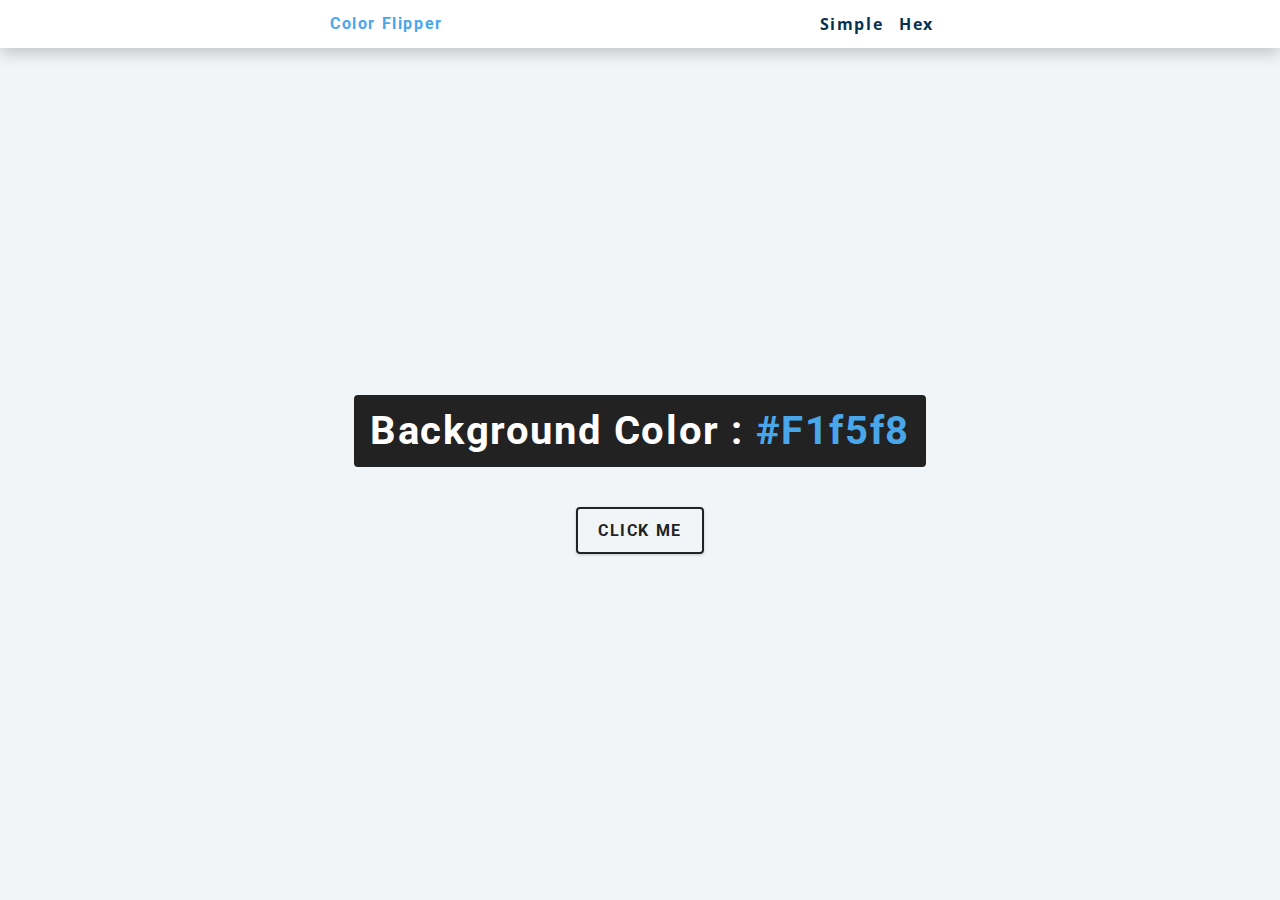
<file: 01-color-flipper/final/index.html>
<!DOCTYPE html>
<html lang="en">
  <head>
    <meta charset="UTF-8" />
    <meta name="viewport" content="width=device-width, initial-scale=1.0" />
    <title>Color Flipper || Simple</title>

    <!-- styles -->
    <link rel="stylesheet" href="styles.css" />
  </head>
  <body>
    <nav>
      <div class="nav-center">
        <h4>color flipper</h4>
        <ul class="nav-links">
          <li><a href="index.html">simple</a></li>
          <li><a href="hex.html">hex</a></li>
        </ul>
      </div>
    </nav>
    <main>
      <div class="container">
        <h2>background color : <span class="color">#f1f5f8</span></h2>
        <button class="btn btn-hero" id="btn">click me</button>
      </div>
    </main>
    <!-- javascript -->
    <script src="app.js"></script>
  </body>
</html>
</file>
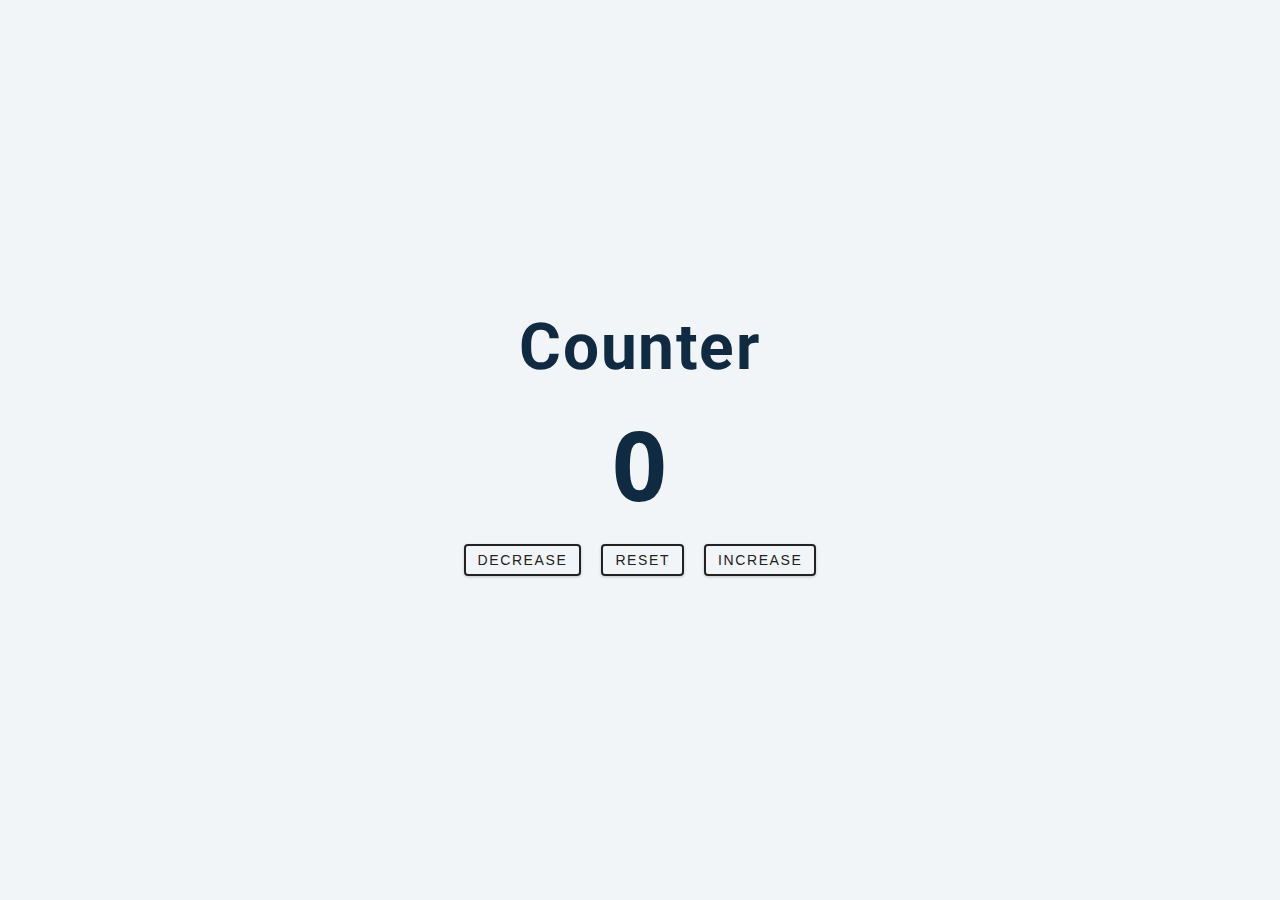
<file: 02-counter/final/index.html>
<!DOCTYPE html>
<html lang="en">
  <head>
    <meta charset="UTF-8" />
    <meta name="viewport" content="width=device-width, initial-scale=1.0" />
    <title>Counter</title>

    <!-- styles -->
    <link rel="stylesheet" href="styles.css" />
  </head>
  <body>
    <main>
      <div class="container">
        <h1>counter</h1>
        <span id="value">0</span>
        <div class="button-container">
          <button class="btn decrease">decrease</button>
          <button class="btn reset">reset</button>
          <button class="btn increase">increase</button>
        </div>
      </div>
    </main>
    <!-- javascript -->
    <script src="app.js"></script>
  </body>
</html>
</file>
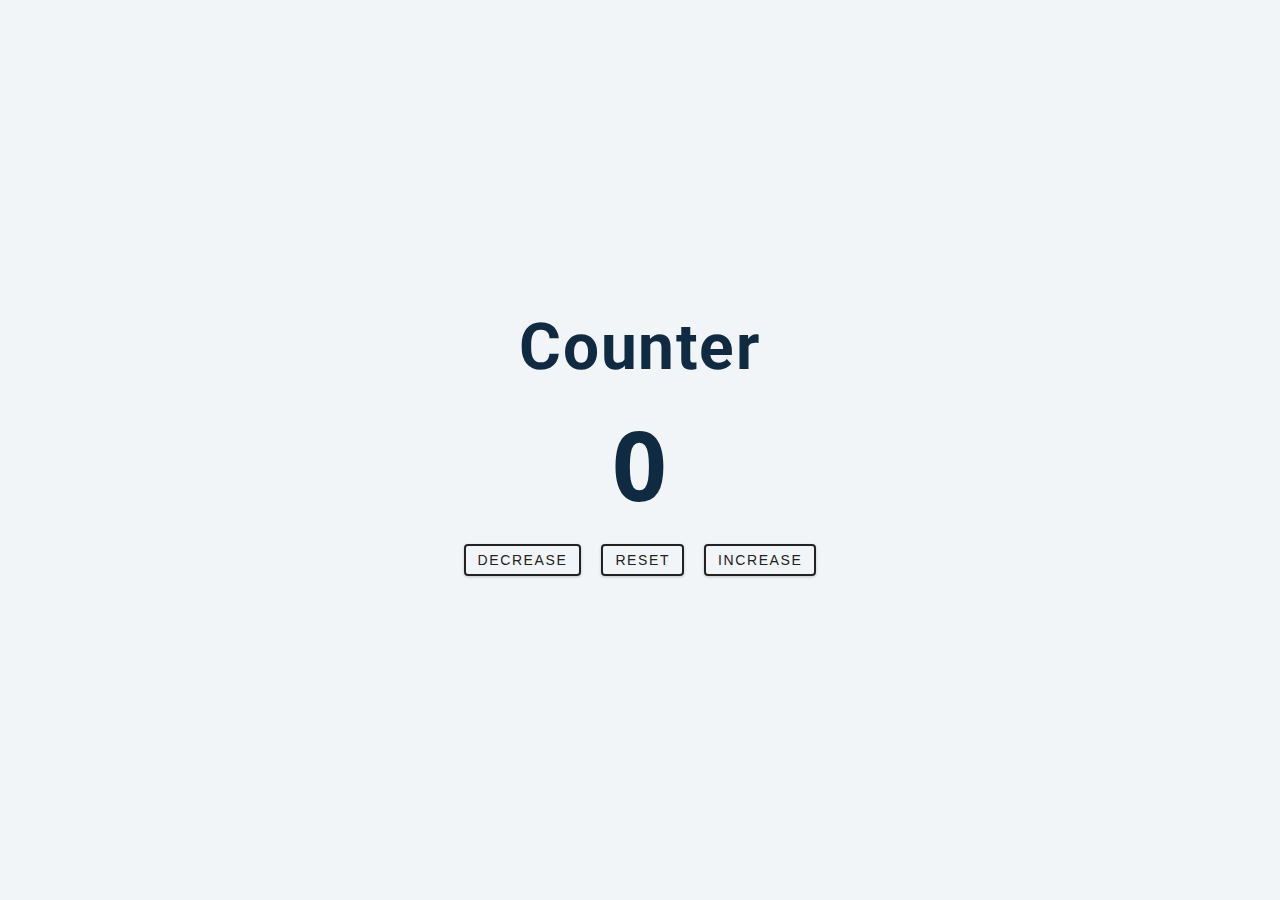
<file: 02-counter/setup/index.html>
<!DOCTYPE html>
<html lang="en">
  <head>
    <meta charset="UTF-8" />
    <meta name="viewport" content="width=device-width, initial-scale=1.0" />
    <title>Counter</title>

    <!-- styles -->
    <link rel="stylesheet" href="styles.css" />
  </head>
  <body>
    <main>
      <div class="container">
        <h1>counter</h1>
        <span id="value" class="value">0</span>
        <div class="button-container">
          <button class="btn decrease">decrease</button>
          <button class="btn reset">reset</button>
          <button class="btn increase">increase</button>
        </div>
      </div>
    </main>
    <!-- javascript -->
    <script src="app.js"></script>
  </body>
</html>
</file>
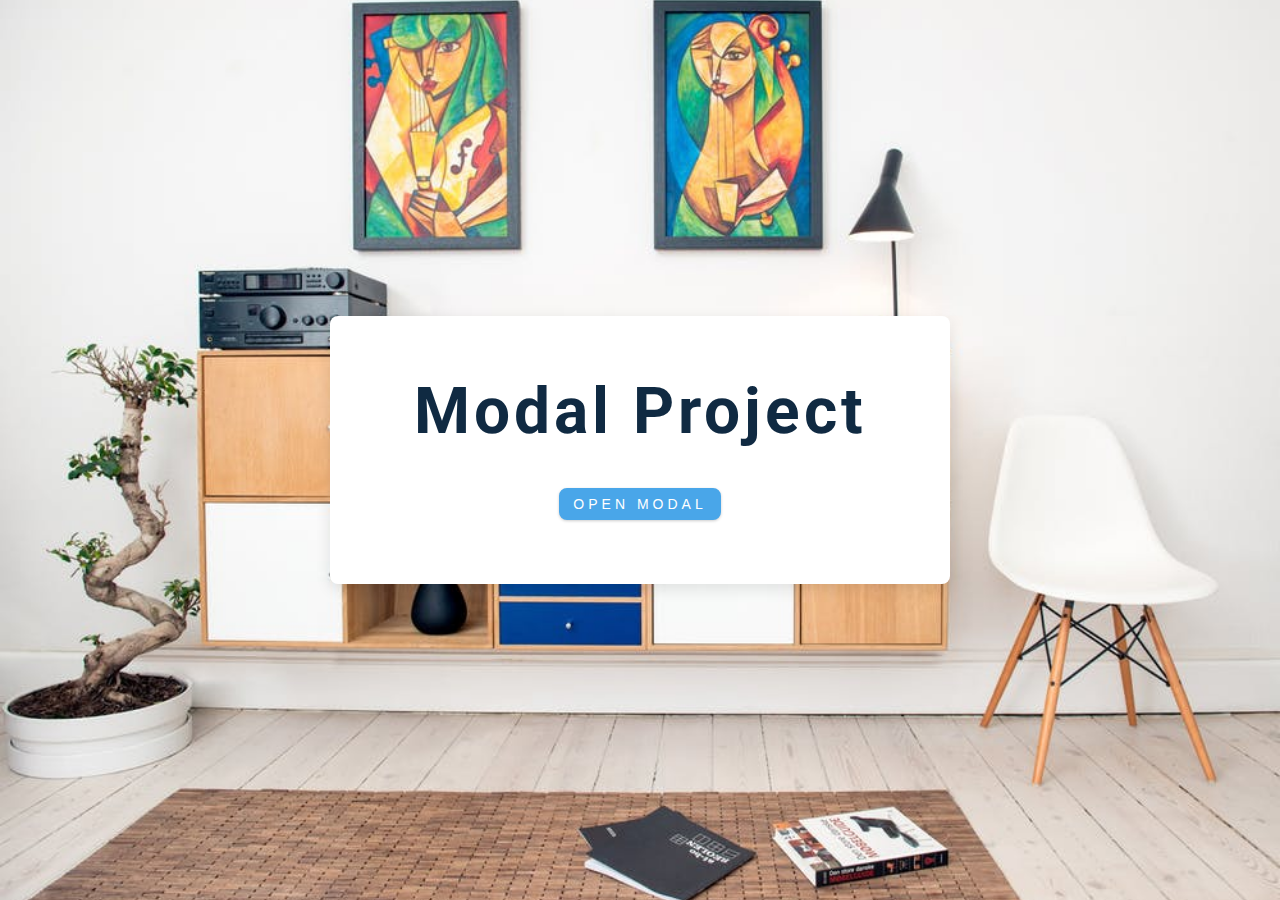
<file: 06-modal/final/index.html>
<!DOCTYPE html>
<html lang="en">
  <head>
    <meta charset="UTF-8" />
    <meta name="viewport" content="width=device-width, initial-scale=1.0" />
    <title>Modal</title>
    <!-- font-awesome -->
    <link
      rel="stylesheet"
      href="https://cdnjs.cloudflare.com/ajax/libs/font-awesome/5.14.0/css/all.min.css"
    />
    <!-- styles -->
    <link rel="stylesheet" href="styles.css" />
  </head>
  <body>
    <!-- hero -->
    <header class="hero">
      <div class="banner">
        <h1>modal project</h1>
        <button class="btn modal-btn">
          open modal
        </button>
      </div>
    </header>
    <!-- modal -->
    <div class="modal-overlay">
      <div class="modal-container">
        <h3>modal content</h3>
        <button class="close-btn"><i class="fas fa-times"></i></button>
      </div>
    </div>
    <!-- javascript -->
    <script src="app.js"></script>
  </body>
</html>
</file>
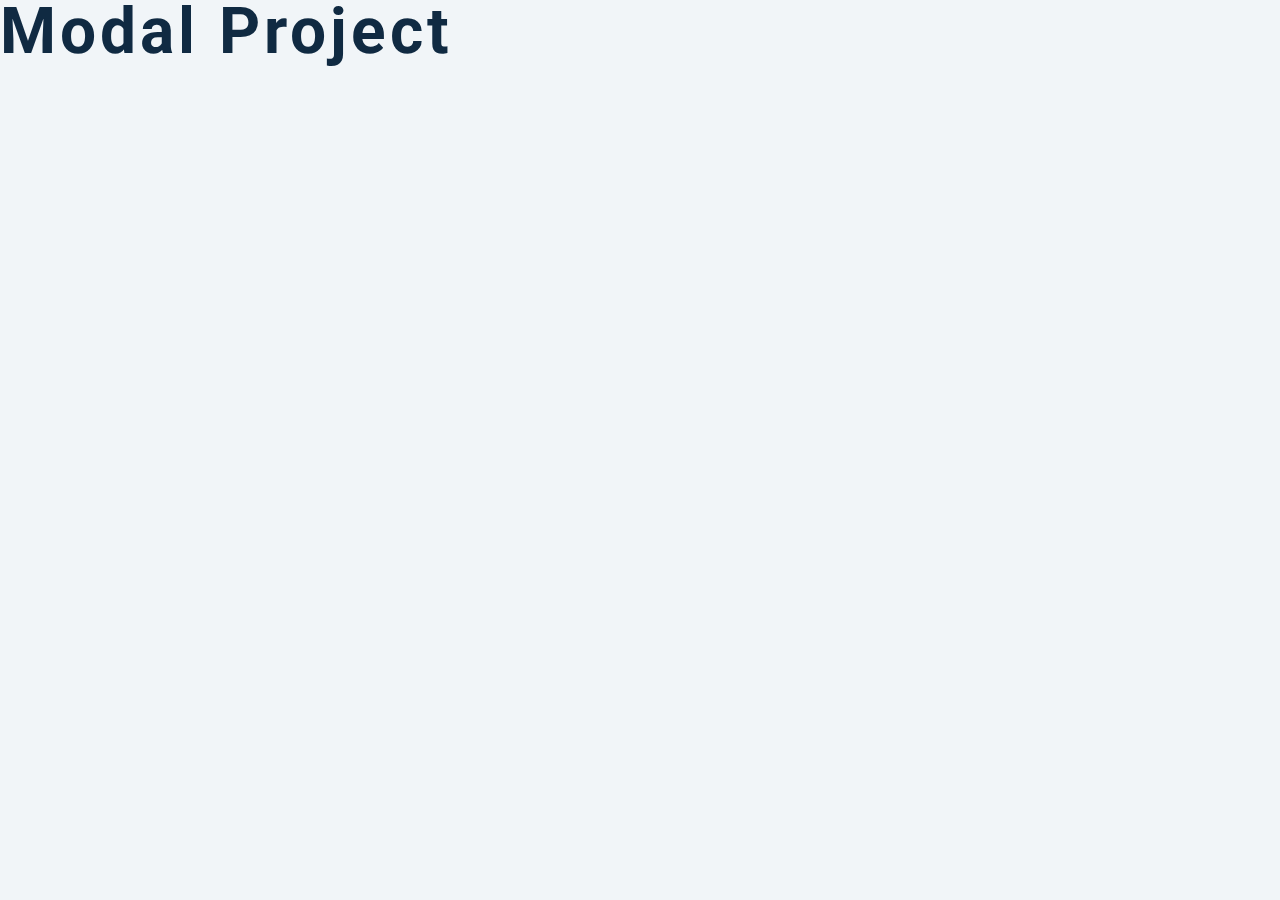
<file: 06-modal/setup/index.html>
<!DOCTYPE html>
<html lang="en">
  <head>
    <meta charset="UTF-8" />
    <meta name="viewport" content="width=device-width, initial-scale=1.0" />
    <title>Modal</title>
    <!-- font-awesome -->
    <link
      rel="stylesheet"
      href="https://cdnjs.cloudflare.com/ajax/libs/font-awesome/5.14.0/css/all.min.css"
    />
    <!-- styles -->
    <link rel="stylesheet" href="styles.css" />
  </head>
  <body>
    <h1>modal project</h1>
    <!-- javascript -->
    <script src="app.js"></script>
  </body>
</html>
</file>
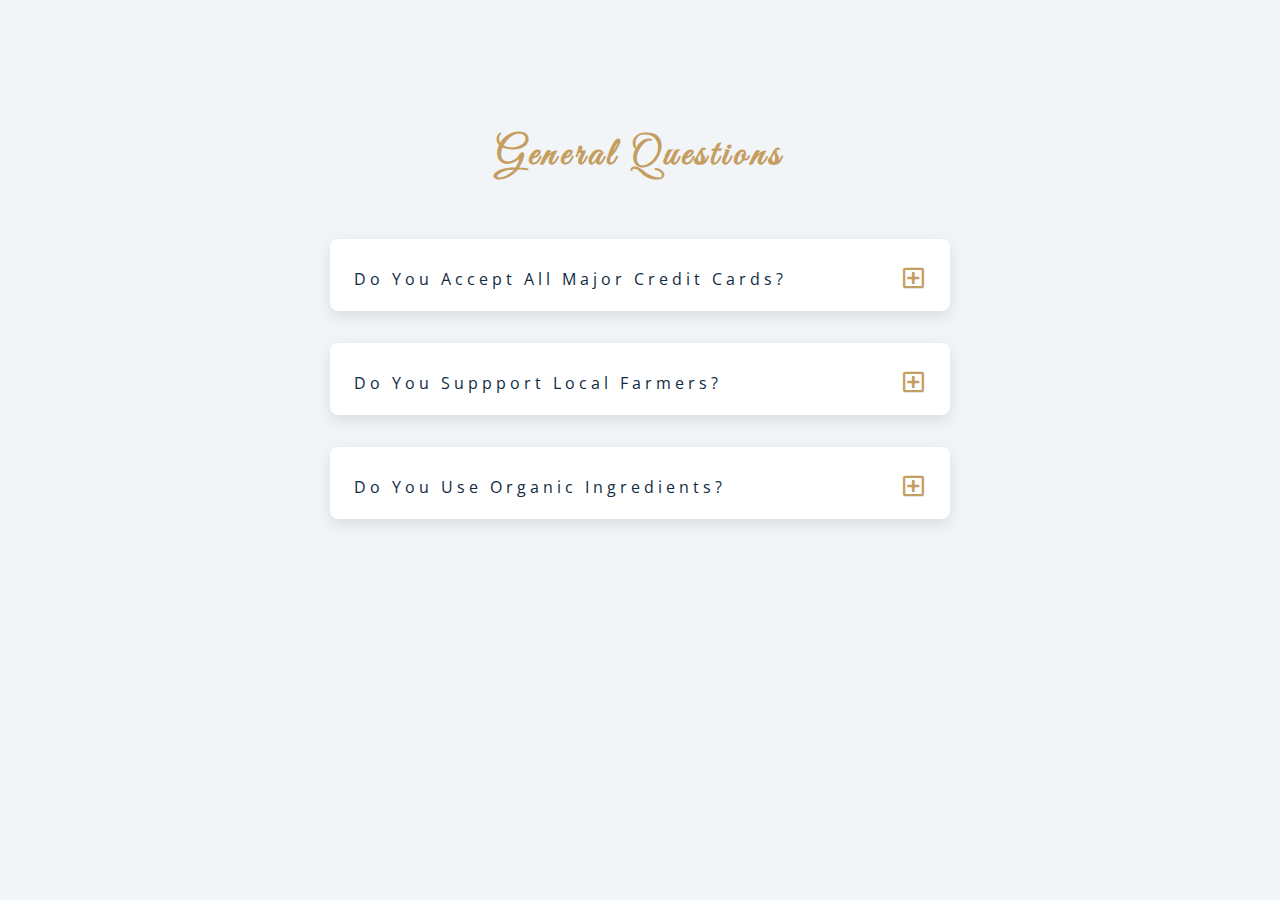
<file: 07-questions/final/index.html>
<!DOCTYPE html>
<html lang="en">
  <head>
    <meta charset="UTF-8" />
    <meta name="viewport" content="width=device-width, initial-scale=1.0" />
    <title>Q & A</title>
    <!-- font-awesome -->
    <link rel="stylesheet" href="https://cdnjs.cloudflare.com/ajax/libs/font-awesome/5.14.0/css/all.min.css" />
    <!-- extra fonts -->
    <link
      href="https://fonts.googleapis.com/css?family=Great+Vibes&display=swap"
      rel="stylesheet"
    />
    <!-- styles -->
    <link rel="stylesheet" href="styles.css" />
  </head>
  <body>
      <section class="questions">
        <!-- title -->
        <div class="title">
          <h2>general questions</h2>
        </div>
        <!-- questions -->
        <div class="section-center">
          <!-- single question -->
          <article class="question">
            <!-- question title -->
            <div class="question-title">
              <p>do you accept all major credit cards?</p>
              <button type="button" class="question-btn">
                <span class="plus-icon">
                  <i class="far fa-plus-square"></i>
                </span>
                <span class="minus-icon">
                  <i class="far fa-minus-square"></i>
                </span>
              </button>
            </div>
            <!-- question text -->
            <div class="question-text">
              <p>
                Lorem ipsum dolor sit amet, consectetur adipisicing elit. Est
                dolore illo dolores quia nemo doloribus quaerat, magni numquam
                repellat reprehenderit.
              </p>
            </div>
          </article>
          <!-- end of single question -->
          <!-- single question -->
          <article class="question">
            <!-- question title -->
            <div class="question-title">
              <p>do you suppport local farmers?</p>
              <button type="button" class="question-btn">
                <span class="plus-icon">
                  <i class="far fa-plus-square"></i>
                </span>
                <span class="minus-icon">
                  <i class="far fa-minus-square"></i>
                </span>
              </button>
            </div>
            <!-- question text -->
            <div class="question-text">
              <p>
                Lorem ipsum dolor sit amet, consectetur adipisicing elit. Est
                dolore illo dolores quia nemo doloribus quaerat, magni numquam
                repellat reprehenderit.
              </p>
            </div>
          </article>
          <!-- end of single question -->
          <!-- single question -->
          <article class="question">
            <!-- question title -->
            <div class="question-title">
              <p>do you use organic ingredients?</p>
              <!-- button -->
              <button type="button" class="question-btn">
                <span class="plus-icon">
                  <i class="far fa-plus-square"></i>
                </span>
                <span class="minus-icon">
                  <i class="far fa-minus-square"></i>
                </span>
              </button>
            </div>
            <!-- question text -->
            <div class="question-text">
              <p>
                Lorem ipsum dolor sit amet, consectetur adipisicing elit. Est
                dolore illo dolores quia nemo doloribus quaerat, magni numquam
                repellat reprehenderit.
              </p>
            </div>
          </article>
          <!-- end of single question -->
      </section>
    </main>
    <!-- javascript -->
    <script src="app.js"></script>
  </body>
</html>
</file>
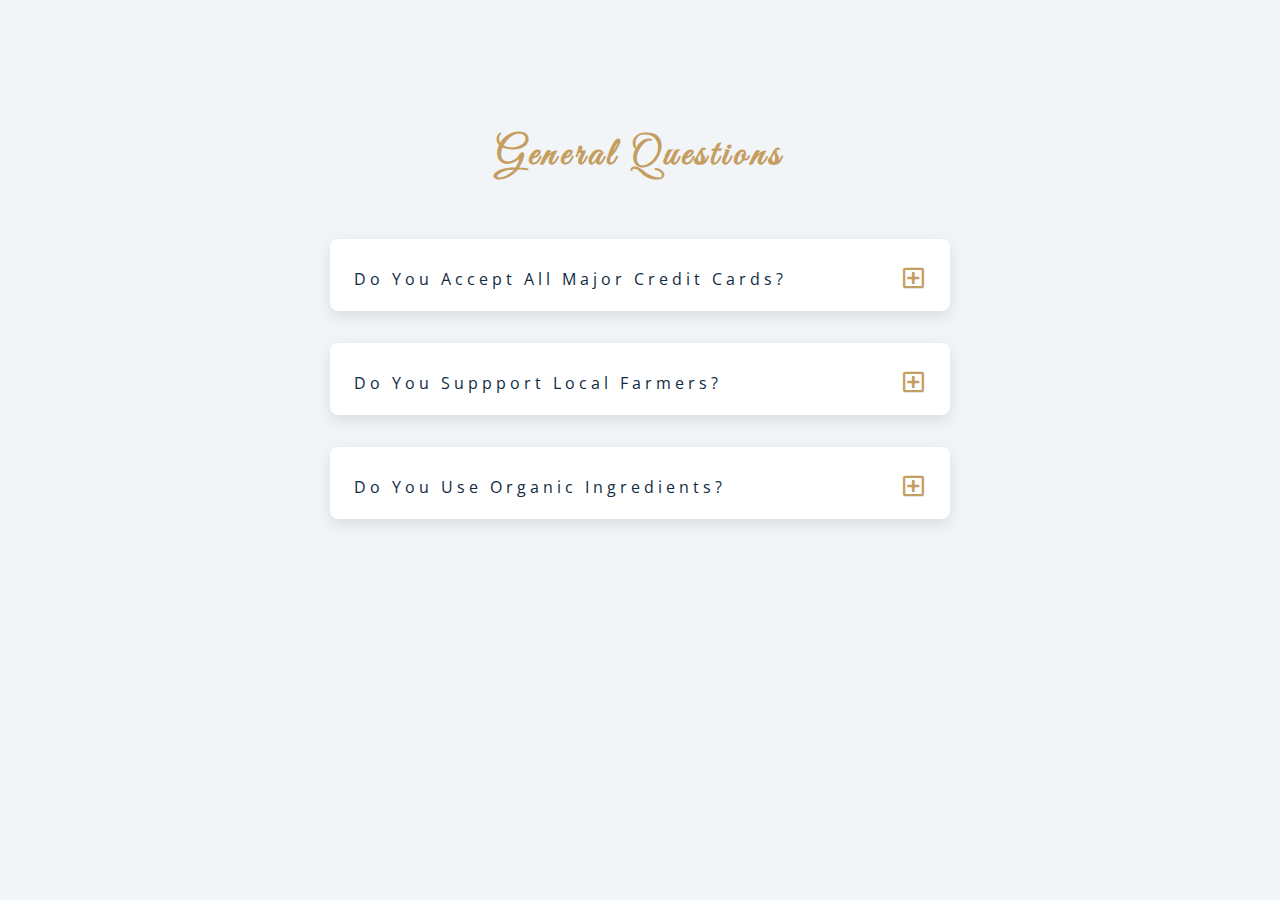
<file: 07-questions/setup/index.html>
<!DOCTYPE html>
<html lang="en">
  <head>
    <meta charset="UTF-8" />
    <meta name="viewport" content="width=device-width, initial-scale=1.0" />
    <title>Q & A</title>
    <!-- font-awesome -->
    <link rel="stylesheet" href="https://cdnjs.cloudflare.com/ajax/libs/font-awesome/5.14.0/css/all.min.css" />
    <!-- extra fonts -->
    <link
      href="https://fonts.googleapis.com/css?family=Great+Vibes&display=swap"
      rel="stylesheet"
    />
    <!-- styles -->
    <link rel="stylesheet" href="styles.css" />
  </head>
  <body>
      <section class="questions">
        <!-- title -->
        <div class="title">
          <h2>general questions</h2>
        </div>
        <!-- questions -->
        <div class="section-center">
          <!-- single question -->
          <article class="question">
            <!-- question title -->
            <div class="question-title" data-faq-target="#question-1" data-faq-icon-plus="#icon-plus-1" data-faq-icon-minus="#icon-minus-1">
              <p>do you accept all major credit cards?</p>
              <button type="button" class="question-btn">
                <span class="plus-icon" id="icon-plus-1" data-faq-icon-plus-child>
                  <i class="far fa-plus-square"></i>
                </span>
                <span class="minus-icon" id="icon-minus-1" data-faq-icon-minus-child>
                  <i class="far fa-minus-square"></i>
                </span>
              </button>
            </div>
            <!-- question text -->
            <div class="question-text" id="question-1" data-faq-content>
              <p>
                Lorem ipsum dolor sit amet, consectetur adipisicing elit. Est
                dolore illo dolores quia nemo doloribus quaerat, magni numquam
                repellat reprehenderit.
              </p>
            </div>
          </article>
          <!-- end of single question -->
          <!-- single question -->
          <article class="question">
            <!-- question title -->
            <div class="question-title" data-faq-target="#question-2" data-faq-icon-plus="#icon-plus-2" data-faq-icon-minus="#icon-minus-2">
              <p>do you suppport local farmers?</p>
              <button type="button" class="question-btn">
                <span class="plus-icon" id="icon-plus-2" data-faq-icon-plus-child>
                  <i class="far fa-plus-square"></i>
                </span>
                <span class="minus-icon" id="icon-minus-2" data-faq-icon-minus-child>
                  <i class="far fa-minus-square"></i>
                </span>
              </button>
            </div>
            <!-- question text -->
            <div class="question-text" id="question-2" data-faq-content>
              <p>
                Lorem ipsum dolor sit amet, consectetur adipisicing elit. Est
                dolore illo dolores quia nemo doloribus quaerat, magni numquam
                repellat reprehenderit.
              </p>
            </div>
          </article>
          <!-- end of single question -->
          <!-- single question -->
          <article class="question">
            <!-- question title -->
            <div class="question-title" data-faq-target="#question-3" data-faq-icon-plus="#icon-plus-3" data-faq-icon-minus="#icon-minus-3">
              <p>do you use organic ingredients?</p>
              <!-- button -->
              <button type="button" class="question-btn">
                <span class="plus-icon" id="icon-plus-3" data-faq-icon-plus-child>
                  <i class="far fa-plus-square"></i>
                </span>
                <span class="minus-icon" id="icon-minus-3" data-faq-icon-minus-child>
                  <i class="far fa-minus-square"></i>
                </span>
              </button>
            </div>
            <!-- question text -->
            <div class="question-text" id="question-3" data-faq-content>
              <p>
                Lorem ipsum dolor sit amet, consectetur adipisicing elit. Est
                dolore illo dolores quia nemo doloribus quaerat, magni numquam
                repellat reprehenderit.
              </p>
            </div>
          </article>
          <!-- end of single question -->
      </section>
    </main>
    <!-- javascript -->
    <script src="app.js"></script>
  </body>
</html>
</file>
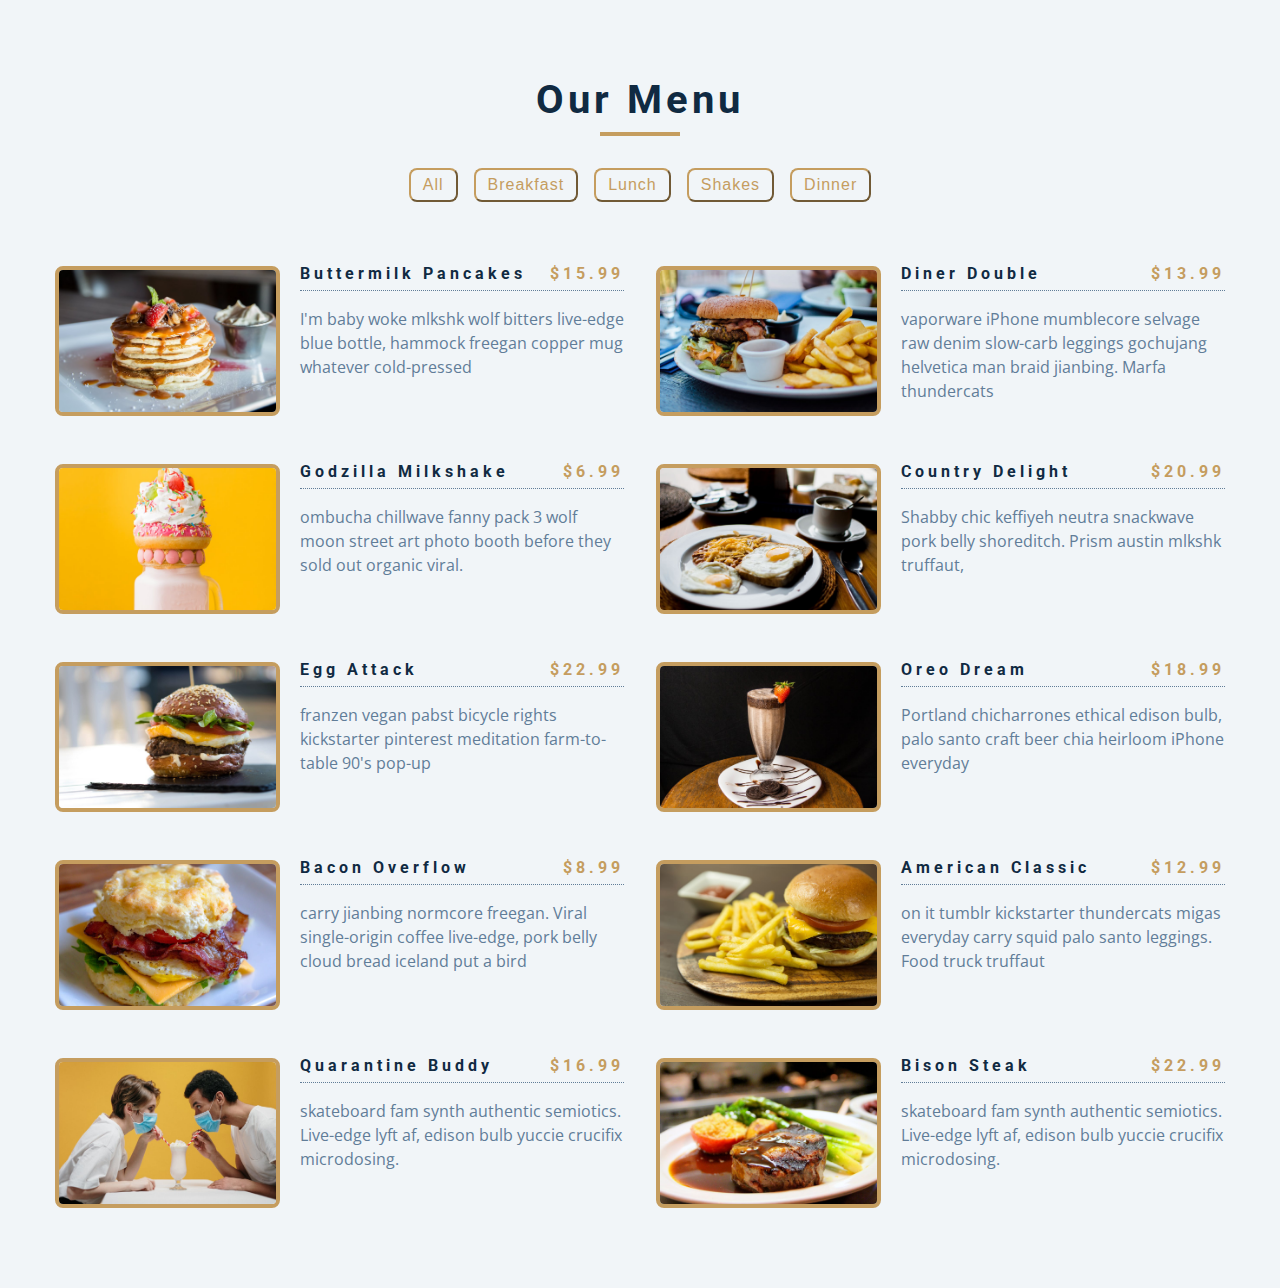
<file: 08-menu/final/index.html>
<!DOCTYPE html>
<html lang="en">
  <head>
    <meta charset="UTF-8" />
    <meta name="viewport" content="width=device-width, initial-scale=1.0" />
    <title>Menu</title>
    <!-- font-awesome -->
    <link
      rel="stylesheet"
      href="https://cdnjs.cloudflare.com/ajax/libs/font-awesome/5.14.0/css/all.min.css"
    />
    <!-- styles -->
    <link rel="stylesheet" href="styles.css" />
  </head>
  <body>
    <section class="menu">
      <!-- title -->
      <div class="title">
        <h2>our menu</h2>
        <div class="underline"></div>
      </div>
      <!-- filter buttons -->
      <div class="btn-container">
        <!-- <button type="button" class="filter-btn" data-id="all">all</button>
        <button type="button" class="filter-btn" data-id="breakfast">
          breakfast
        </button>
        <button type="button" class="filter-btn" data-id="lunch">lunch</button>
        <button type="button" class="filter-btn" data-id="shakes">
          shakes
        </button> -->
      </div>
      <!-- menu items -->
      <div class="section-center">
        <!-- single item -->
        <article class="menu-item">
          <img src="./menu-item.jpeg" alt="menu item" class="photo" />
          <div class="item-info">
            <header>
              <h4>buttermilk pancakes</h4>
              <h4 class="price">$15</h4>
            </header>
            <p class="item-text">
              Lorem ipsum dolor sit amet consectetur adipisicing elit.
              Repudiandae, sint quam. Et reprehenderit fugiat nesciunt inventore
              laboriosam excepturi! Quo, officia.
            </p>
          </div>
        </article>
        <!-- end of single item -->
        <!-- single item -->
        <article class="menu-item">
          <img src="./menu-item.jpeg" alt="menu item" class="photo" />
          <div class="item-info">
            <header>
              <h4>buttermilk pancakes</h4>
              <h4 class="price">$15</h4>
            </header>
            <p class="item-text">
              Lorem ipsum dolor sit amet consectetur adipisicing elit.
              Repudiandae, sint quam. Et reprehenderit fugiat nesciunt inventore
              laboriosam excepturi! Quo, officia.
            </p>
          </div>
        </article>
        <!-- end of single item -->
        <!-- single item -->
        <article class="menu-item">
          <img src="./menu-item.jpeg" alt="menu item" class="photo" />
          <div class="item-info">
            <header>
              <h4>buttermilk pancakes</h4>
              <h4 class="price">$15</h4>
            </header>
            <p class="item-text">
              Lorem ipsum dolor sit amet consectetur adipisicing elit.
              Repudiandae, sint quam. Et reprehenderit fugiat nesciunt inventore
              laboriosam excepturi! Quo, officia.
            </p>
          </div>
        </article>
        <!-- end of single item -->
      </div>
    </section>
    <!-- javascript -->
    <script src="app.js"></script>
  </body>
</html>
</file>
<file: 01-color-flipper/final/styles.css>
/*
=============== 
Fonts
===============
*/
@import url("https://fonts.googleapis.com/css?family=Open+Sans|Roboto:400,700&display=swap");

/*
=============== 
Variables
===============
*/

:root {
  /* dark shades of primary color*/
  --clr-primary-1: hsl(205, 86%, 17%);
  --clr-primary-2: hsl(205, 77%, 27%);
  --clr-primary-3: hsl(205, 72%, 37%);
  --clr-primary-4: hsl(205, 63%, 48%);
  /* primary/main color */
  --clr-primary-5: hsl(205, 78%, 60%);
  /* lighter shades of primary color */
  --clr-primary-6: hsl(205, 89%, 70%);
  --clr-primary-7: hsl(205, 90%, 76%);
  --clr-primary-8: hsl(205, 86%, 81%);
  --clr-primary-9: hsl(205, 90%, 88%);
  --clr-primary-10: hsl(205, 100%, 96%);
  /* darkest grey - used for headings */
  --clr-grey-1: hsl(209, 61%, 16%);
  --clr-grey-2: hsl(211, 39%, 23%);
  --clr-grey-3: hsl(209, 34%, 30%);
  --clr-grey-4: hsl(209, 28%, 39%);
  /* grey used for paragraphs */
  --clr-grey-5: hsl(210, 22%, 49%);
  --clr-grey-6: hsl(209, 23%, 60%);
  --clr-grey-7: hsl(211, 27%, 70%);
  --clr-grey-8: hsl(210, 31%, 80%);
  --clr-grey-9: hsl(212, 33%, 89%);
  --clr-grey-10: hsl(210, 36%, 96%);
  --clr-white: #fff;
  --clr-red-dark: hsl(360, 67%, 44%);
  --clr-red-light: hsl(360, 71%, 66%);
  --clr-green-dark: hsl(125, 67%, 44%);
  --clr-green-light: hsl(125, 71%, 66%);
  --clr-black: #222;
  --ff-primary: "Roboto", sans-serif;
  --ff-secondary: "Open Sans", sans-serif;
  --transition: all 0.3s linear;
  --spacing: 0.1rem;
  --radius: 0.25rem;
  --light-shadow: 0 5px 15px rgba(0, 0, 0, 0.1);
  --dark-shadow: 0 5px 15px rgba(0, 0, 0, 0.2);
  --max-width: 1170px;
  --fixed-width: 620px;
}
/*
=============== 
Global Styles
===============
*/

*,
::after,
::before {
  margin: 0;
  padding: 0;
  box-sizing: border-box;
}
body {
  font-family: var(--ff-secondary);
  background: var(--clr-grey-10);
  color: var(--clr-grey-1);
  line-height: 1.5;
  font-size: 0.875rem;
}
ul {
  list-style-type: none;
}
a {
  text-decoration: none;
}
h1,
h2,
h3,
h4 {
  letter-spacing: var(--spacing);
  text-transform: capitalize;
  line-height: 1.25;
  margin-bottom: 0.75rem;
  font-family: var(--ff-primary);
}
h1 {
  font-size: 3rem;
}
h2 {
  font-size: 2rem;
}
h3 {
  font-size: 1.25rem;
}
h4 {
  font-size: 0.875rem;
}
p {
  margin-bottom: 1.25rem;
  color: var(--clr-grey-5);
}
@media screen and (min-width: 800px) {
  h1 {
    font-size: 4rem;
  }
  h2 {
    font-size: 2.5rem;
  }
  h3 {
    font-size: 1.75rem;
  }
  h4 {
    font-size: 1rem;
  }
  body {
    font-size: 1rem;
  }
  h1,
  h2,
  h3,
  h4 {
    line-height: 1;
  }
}
/*  global classes */

/* section */
.section {
  padding: 5rem 0;
}

.section-center {
  width: 90vw;
  margin: 0 auto;
  max-width: 1170px;
}
@media screen and (min-width: 992px) {
  .section-center {
    width: 95vw;
  }
}
main {
  min-height: 100vh;
  display: grid;
  place-items: center;
}

/*
=============== 
Nav
===============
*/
nav {
  background: var(--clr-white);
  height: 3rem;
  display: grid;
  align-items: center;
  box-shadow: var(--dark-shadow);
}
.nav-center {
  width: 90vw;
  max-width: var(--fixed-width);
  margin: 0 auto;
  display: flex;
  align-items: center;
  justify-content: space-between;
}
.nav-center h4 {
  margin-bottom: 0;
  color: var(--clr-primary-5);
}
.nav-links {
  display: flex;
}
nav a {
  text-transform: capitalize;
  font-weight: 700;
  font-size: 1rem;
  color: var(--clr-primary-1);
  letter-spacing: var(--spacing);
  margin-right: 1rem;
}
nav a:hover {
  color: var(--clr-primary-5);
}
/*
=============== 
Container
===============
*/
main {
  min-height: calc(100vh - 3rem);
  display: grid;
  place-items: center;
}
.container {
  text-align: center;
}
.container h2 {
  background: var(--clr-black);
  color: var(--clr-white);
  padding: 1rem;
  border-radius: var(--radius);
  margin-bottom: 2.5rem;
}
.color {
  color: var(--clr-primary-5);
}
.btn-hero {
  font-family: var(--ff-primary);
  text-transform: uppercase;
  background: transparent;
  color: var(--clr-black);
  letter-spacing: var(--spacing);
  display: inline-block;
  font-weight: 700;
  transition: var(--transition);
  border: 2px solid var(--clr-black);
  cursor: pointer;
  box-shadow: 0 1px 3px rgba(0, 0, 0, 0.2);
  border-radius: var(--radius);
  font-size: 1rem;
  padding: 0.75rem 1.25rem;
}
.btn-hero:hover {
  color: var(--clr-white);
  background: var(--clr-black);
}
</file>
<file: 02-counter/final/styles.css>
/*
=============== 
Fonts
===============
*/
@import url("https://fonts.googleapis.com/css?family=Open+Sans|Roboto:400,700&display=swap");

/*
=============== 
Variables
===============
*/

:root {
  /* dark shades of primary color*/
  --clr-primary-1: hsl(205, 86%, 17%);
  --clr-primary-2: hsl(205, 77%, 27%);
  --clr-primary-3: hsl(205, 72%, 37%);
  --clr-primary-4: hsl(205, 63%, 48%);
  /* primary/main color */
  --clr-primary-5: hsl(205, 78%, 60%);
  /* lighter shades of primary color */
  --clr-primary-6: hsl(205, 89%, 70%);
  --clr-primary-7: hsl(205, 90%, 76%);
  --clr-primary-8: hsl(205, 86%, 81%);
  --clr-primary-9: hsl(205, 90%, 88%);
  --clr-primary-10: hsl(205, 100%, 96%);
  /* darkest grey - used for headings */
  --clr-grey-1: hsl(209, 61%, 16%);
  --clr-grey-2: hsl(211, 39%, 23%);
  --clr-grey-3: hsl(209, 34%, 30%);
  --clr-grey-4: hsl(209, 28%, 39%);
  /* grey used for paragraphs */
  --clr-grey-5: hsl(210, 22%, 49%);
  --clr-grey-6: hsl(209, 23%, 60%);
  --clr-grey-7: hsl(211, 27%, 70%);
  --clr-grey-8: hsl(210, 31%, 80%);
  --clr-grey-9: hsl(212, 33%, 89%);
  --clr-grey-10: hsl(210, 36%, 96%);
  --clr-white: #fff;
  --clr-red-dark: hsl(360, 67%, 44%);
  --clr-red-light: hsl(360, 71%, 66%);
  --clr-green-dark: hsl(125, 67%, 44%);
  --clr-green-light: hsl(125, 71%, 66%);
  --clr-black: #222;
  --ff-primary: "Roboto", sans-serif;
  --ff-secondary: "Open Sans", sans-serif;
  --transition: all 0.3s linear;
  --spacing: 0.1rem;
  --radius: 0.25rem;
  --light-shadow: 0 5px 15px rgba(0, 0, 0, 0.1);
  --dark-shadow: 0 5px 15px rgba(0, 0, 0, 0.2);
  --max-width: 1170px;
  --fixed-width: 620px;
}
/*
=============== 
Global Styles
===============
*/

*,
::after,
::before {
  margin: 0;
  padding: 0;
  box-sizing: border-box;
}
body {
  font-family: var(--ff-secondary);
  background: var(--clr-grey-10);
  color: var(--clr-grey-1);
  line-height: 1.5;
  font-size: 0.875rem;
}
ul {
  list-style-type: none;
}
a {
  text-decoration: none;
}
h1,
h2,
h3,
h4 {
  letter-spacing: var(--spacing);
  text-transform: capitalize;
  line-height: 1.25;
  margin-bottom: 0.75rem;
  font-family: var(--ff-primary);
}
h1 {
  font-size: 3rem;
}
h2 {
  font-size: 2rem;
}
h3 {
  font-size: 1.25rem;
}
h4 {
  font-size: 0.875rem;
}
p {
  margin-bottom: 1.25rem;
  color: var(--clr-grey-5);
}
@media screen and (min-width: 800px) {
  h1 {
    font-size: 4rem;
  }
  h2 {
    font-size: 2.5rem;
  }
  h3 {
    font-size: 1.75rem;
  }
  h4 {
    font-size: 1rem;
  }
  body {
    font-size: 1rem;
  }
  h1,
  h2,
  h3,
  h4 {
    line-height: 1;
  }
}
/*  global classes */

/* section */
.section {
  padding: 5rem 0;
}

.section-center {
  width: 90vw;
  margin: 0 auto;
  max-width: 1170px;
}
@media screen and (min-width: 992px) {
  .section-center {
    width: 95vw;
  }
}
main {
  min-height: 100vh;
  display: grid;
  place-items: center;
}

/*
=============== 
Counter
===============
*/

main {
  min-height: 100vh;
  display: grid;
  place-items: center;
}
.container {
  text-align: center;
}
#value {
  font-size: 6rem;
  font-weight: bold;
}
.btn {
  text-transform: uppercase;
  background: transparent;
  color: var(--clr-black);
  padding: 0.375rem 0.75rem;
  letter-spacing: var(--spacing);
  display: inline-block;
  transition: var(--transition);
  font-size: 0.875rem;
  border: 2px solid var(--clr-black);
  cursor: pointer;
  box-shadow: 0 1px 3px rgba(0, 0, 0, 0.2);
  border-radius: var(--radius);
  margin: 0.5rem;
}
.btn:hover {
  color: var(--clr-white);
  background: var(--clr-black);
}
</file>
<file: 02-counter/setup/styles.css>
/*
=============== 
Fonts
===============
*/
@import url("https://fonts.googleapis.com/css?family=Open+Sans|Roboto:400,700&display=swap");

/*
=============== 
Variables
===============
*/

:root {
  /* dark shades of primary color*/
  --clr-primary-1: hsl(205, 86%, 17%);
  --clr-primary-2: hsl(205, 77%, 27%);
  --clr-primary-3: hsl(205, 72%, 37%);
  --clr-primary-4: hsl(205, 63%, 48%);
  /* primary/main color */
  --clr-primary-5: hsl(205, 78%, 60%);
  /* lighter shades of primary color */
  --clr-primary-6: hsl(205, 89%, 70%);
  --clr-primary-7: hsl(205, 90%, 76%);
  --clr-primary-8: hsl(205, 86%, 81%);
  --clr-primary-9: hsl(205, 90%, 88%);
  --clr-primary-10: hsl(205, 100%, 96%);
  /* darkest grey - used for headings */
  --clr-grey-1: hsl(209, 61%, 16%);
  --clr-grey-2: hsl(211, 39%, 23%);
  --clr-grey-3: hsl(209, 34%, 30%);
  --clr-grey-4: hsl(209, 28%, 39%);
  /* grey used for paragraphs */
  --clr-grey-5: hsl(210, 22%, 49%);
  --clr-grey-6: hsl(209, 23%, 60%);
  --clr-grey-7: hsl(211, 27%, 70%);
  --clr-grey-8: hsl(210, 31%, 80%);
  --clr-grey-9: hsl(212, 33%, 89%);
  --clr-grey-10: hsl(210, 36%, 96%);
  --clr-white: #fff;
  --clr-red-dark: hsl(360, 67%, 44%);
  --clr-red-light: hsl(360, 71%, 66%);
  --clr-green-dark: hsl(125, 67%, 44%);
  --clr-green-light: hsl(125, 71%, 66%);
  --clr-black: #222;
  --ff-primary: "Roboto", sans-serif;
  --ff-secondary: "Open Sans", sans-serif;
  --transition: all 0.3s linear;
  --spacing: 0.1rem;
  --radius: 0.25rem;
  --light-shadow: 0 5px 15px rgba(0, 0, 0, 0.1);
  --dark-shadow: 0 5px 15px rgba(0, 0, 0, 0.2);
  --max-width: 1170px;
  --fixed-width: 620px;
}
/*
=============== 
Global Styles
===============
*/

*,
::after,
::before {
  margin: 0;
  padding: 0;
  box-sizing: border-box;
}
body {
  font-family: var(--ff-secondary);
  background: var(--clr-grey-10);
  color: var(--clr-grey-1);
  line-height: 1.5;
  font-size: 0.875rem;
}
ul {
  list-style-type: none;
}
a {
  text-decoration: none;
}
h1,
h2,
h3,
h4 {
  letter-spacing: var(--spacing);
  text-transform: capitalize;
  line-height: 1.25;
  margin-bottom: 0.75rem;
  font-family: var(--ff-primary);
}
h1 {
  font-size: 3rem;
}
h2 {
  font-size: 2rem;
}
h3 {
  font-size: 1.25rem;
}
h4 {
  font-size: 0.875rem;
}
p {
  margin-bottom: 1.25rem;
  color: var(--clr-grey-5);
}
@media screen and (min-width: 800px) {
  h1 {
    font-size: 4rem;
  }
  h2 {
    font-size: 2.5rem;
  }
  h3 {
    font-size: 1.75rem;
  }
  h4 {
    font-size: 1rem;
  }
  body {
    font-size: 1rem;
  }
  h1,
  h2,
  h3,
  h4 {
    line-height: 1;
  }
}
/*  global classes */

/* section */
.section {
  padding: 5rem 0;
}

.section-center {
  width: 90vw;
  margin: 0 auto;
  max-width: 1170px;
}
@media screen and (min-width: 992px) {
  .section-center {
    width: 95vw;
  }
}
main {
  min-height: 100vh;
  display: grid;
  place-items: center;
}

/*
=============== 
Counter
===============
*/

main {
  min-height: 100vh;
  display: grid;
  place-items: center;
}
.container {
  text-align: center;
}
#value {
  font-size: 6rem;
  font-weight: bold;
}
.btn {
  text-transform: uppercase;
  background: transparent;
  color: var(--clr-black);
  padding: 0.375rem 0.75rem;
  letter-spacing: var(--spacing);
  display: inline-block;
  transition: var(--transition);
  font-size: 0.875rem;
  border: 2px solid var(--clr-black);
  cursor: pointer;
  box-shadow: 0 1px 3px rgba(0, 0, 0, 0.2);
  border-radius: var(--radius);
  margin: 0.5rem;
}
.btn:hover {
  color: var(--clr-white);
  background: var(--clr-black);
}
</file>
<file: 06-modal/final/styles.css>
/*
=============== 
Fonts
===============
*/
@import url("https://fonts.googleapis.com/css?family=Open+Sans|Roboto:400,700&display=swap");

/*
=============== 
Variables
===============
*/

:root {
  /* dark shades of primary color*/
  --clr-primary-1: hsl(205, 86%, 17%);
  --clr-primary-2: hsl(205, 77%, 27%);
  --clr-primary-3: hsl(205, 72%, 37%);
  --clr-primary-4: hsl(205, 63%, 48%);
  /* primary/main color */
  --clr-primary-5: #49a6e9;
  /* --clr-primary-5: rgb(73, 166, 233); */
  /* lighter shades of primary color */
  --clr-primary-6: hsl(205, 89%, 70%);
  --clr-primary-7: hsl(205, 90%, 76%);
  --clr-primary-8: hsl(205, 86%, 81%);
  --clr-primary-9: hsl(205, 90%, 88%);
  --clr-primary-10: hsl(205, 100%, 96%);
  /* darkest grey - used for headings */
  --clr-grey-1: hsl(209, 61%, 16%);
  --clr-grey-2: hsl(211, 39%, 23%);
  --clr-grey-3: hsl(209, 34%, 30%);
  --clr-grey-4: hsl(209, 28%, 39%);
  /* grey used for paragraphs */
  --clr-grey-5: hsl(210, 22%, 49%);
  --clr-grey-6: hsl(209, 23%, 60%);
  --clr-grey-7: hsl(211, 27%, 70%);
  --clr-grey-8: hsl(210, 31%, 80%);
  --clr-grey-9: hsl(212, 33%, 89%);
  --clr-grey-10: hsl(210, 36%, 96%);
  --clr-white: #fff;
  --clr-red-dark: hsl(360, 67%, 44%);
  --clr-red-light: hsl(360, 71%, 66%);
  --clr-green-dark: hsl(125, 67%, 44%);
  --clr-green-light: hsl(125, 71%, 66%);
  --clr-black: #222;
  --ff-primary: "Roboto", sans-serif;
  --ff-secondary: "Open Sans", sans-serif;
  --transition: all 0.3s linear;
  --spacing: 0.25rem;
  --radius: 0.5rem;
  --light-shadow: 0 5px 15px rgba(0, 0, 0, 0.1);
  --dark-shadow: 0 5px 15px rgba(0, 0, 0, 0.2);
  --max-width: 1170px;
  --fixed-width: 620px;
}
/*
=============== 
Global Styles
===============
*/

*,
::after,
::before {
  margin: 0;
  padding: 0;
  box-sizing: border-box;
}
body {
  font-family: var(--ff-secondary);
  background: var(--clr-grey-10);
  color: var(--clr-grey-1);
  line-height: 1.5;
  font-size: 0.875rem;
}
ul {
  list-style-type: none;
}
a {
  text-decoration: none;
}
img:not(.logo) {
  width: 100%;
}
img {
  display: block;
}

h1,
h2,
h3,
h4 {
  letter-spacing: var(--spacing);
  text-transform: capitalize;
  line-height: 1.25;
  margin-bottom: 0.75rem;
  font-family: var(--ff-primary);
}
h1 {
  font-size: 3rem;
}
h2 {
  font-size: 2rem;
}
h3 {
  font-size: 1.25rem;
}
h4 {
  font-size: 0.875rem;
}
p {
  margin-bottom: 1.25rem;
  color: var(--clr-grey-5);
}
@media screen and (min-width: 800px) {
  h1 {
    font-size: 4rem;
  }
  h2 {
    font-size: 2.5rem;
  }
  h3 {
    font-size: 1.75rem;
  }
  h4 {
    font-size: 1rem;
  }
  body {
    font-size: 1rem;
  }
  h1,
  h2,
  h3,
  h4 {
    line-height: 1;
  }
}
/*  global classes */

.btn {
  text-transform: uppercase;
  background: transparent;
  color: var(--clr-black);
  padding: 0.375rem 0.75rem;
  letter-spacing: var(--spacing);
  display: inline-block;
  transition: var(--transition);
  font-size: 0.875rem;
  border: 2px solid var(--clr-black);
  cursor: pointer;
  box-shadow: 0 1px 3px rgba(0, 0, 0, 0.2);
  border-radius: var(--radius);
}
.btn:hover {
  color: var(--clr-white);
  background: var(--clr-black);
}
/* section */
.section {
  padding: 5rem 0;
}

.section-center {
  width: 90vw;
  margin: 0 auto;
  max-width: 1170px;
}
@media screen and (min-width: 992px) {
  .section-center {
    width: 95vw;
  }
}
main {
  min-height: 100vh;
  display: grid;
  place-items: center;
}
/*
=============== 
Modal
===============
*/
.hero {
  min-height: 100vh;
  background: url("./hero.jpeg") center/cover no-repeat;
  display: grid;
  place-items: center;
}
.banner {
  background: var(--clr-white);
  padding: 4rem 0;
  border-radius: var(--radius);
  box-shadow: var(--light-shadow);
  text-align: center;
  width: 90vw;
  max-width: var(--fixed-width);
}
.modal-btn {
  margin-top: 2rem;
  background: var(--clr-primary-5);
  border-color: var(--clr-primary-5);
  color: var(--clr-white);
}
.modal-btn:hover {
  background: transparent;
  color: var(--clr-primary-5);
}
.modal-overlay {
  position: fixed;
  top: 0;
  left: 0;
  width: 100%;
  height: 100%;
  background: rgba(73, 166, 233, 0.5);
  display: grid;
  place-items: center;
  transition: var(--transition);
  visibility: hidden;
  z-index: -10;
}
/* OPEN/CLOSE MODAL */
.open-modal {
  visibility: visible;
  z-index: 10;
}
.modal-container {
  background: var(--clr-white);
  border-radius: var(--radius);
  width: 90vw;
  height: 30vh;
  max-width: var(--fixed-width);
  text-align: center;
  display: grid;
  place-items: center;
  position: relative;
}
.close-btn {
  position: absolute;
  top: 1rem;
  right: 1rem;
  font-size: 2rem;
  background: transparent;
  border-color: transparent;
  color: var(--clr-red-dark);
  cursor: pointer;
  transition: var(--transition);
}
.close-btn:hover {
  color: var(--clr-red-light);
  transform: scale(1.3);
}
</file>
<file: 06-modal/setup/styles.css>
/*
=============== 
Fonts
===============
*/
@import url("https://fonts.googleapis.com/css?family=Open+Sans|Roboto:400,700&display=swap");

/*
=============== 
Variables
===============
*/

:root {
  /* dark shades of primary color*/
  --clr-primary-1: hsl(205, 86%, 17%);
  --clr-primary-2: hsl(205, 77%, 27%);
  --clr-primary-3: hsl(205, 72%, 37%);
  --clr-primary-4: hsl(205, 63%, 48%);
  /* primary/main color */
  --clr-primary-5: #49a6e9;
  /* --clr-primary-5: rgb(73, 166, 233); */
  /* lighter shades of primary color */
  --clr-primary-6: hsl(205, 89%, 70%);
  --clr-primary-7: hsl(205, 90%, 76%);
  --clr-primary-8: hsl(205, 86%, 81%);
  --clr-primary-9: hsl(205, 90%, 88%);
  --clr-primary-10: hsl(205, 100%, 96%);
  /* darkest grey - used for headings */
  --clr-grey-1: hsl(209, 61%, 16%);
  --clr-grey-2: hsl(211, 39%, 23%);
  --clr-grey-3: hsl(209, 34%, 30%);
  --clr-grey-4: hsl(209, 28%, 39%);
  /* grey used for paragraphs */
  --clr-grey-5: hsl(210, 22%, 49%);
  --clr-grey-6: hsl(209, 23%, 60%);
  --clr-grey-7: hsl(211, 27%, 70%);
  --clr-grey-8: hsl(210, 31%, 80%);
  --clr-grey-9: hsl(212, 33%, 89%);
  --clr-grey-10: hsl(210, 36%, 96%);
  --clr-white: #fff;
  --clr-red-dark: hsl(360, 67%, 44%);
  --clr-red-light: hsl(360, 71%, 66%);
  --clr-green-dark: hsl(125, 67%, 44%);
  --clr-green-light: hsl(125, 71%, 66%);
  --clr-black: #222;
  --ff-primary: "Roboto", sans-serif;
  --ff-secondary: "Open Sans", sans-serif;
  --transition: all 0.3s linear;
  --spacing: 0.25rem;
  --radius: 0.5rem;
  --light-shadow: 0 5px 15px rgba(0, 0, 0, 0.1);
  --dark-shadow: 0 5px 15px rgba(0, 0, 0, 0.2);
  --max-width: 1170px;
  --fixed-width: 620px;
}
/*
=============== 
Global Styles
===============
*/

*,
::after,
::before {
  margin: 0;
  padding: 0;
  box-sizing: border-box;
}
body {
  font-family: var(--ff-secondary);
  background: var(--clr-grey-10);
  color: var(--clr-grey-1);
  line-height: 1.5;
  font-size: 0.875rem;
}
ul {
  list-style-type: none;
}
a {
  text-decoration: none;
}
img:not(.logo) {
  width: 100%;
}
img {
  display: block;
}

h1,
h2,
h3,
h4 {
  letter-spacing: var(--spacing);
  text-transform: capitalize;
  line-height: 1.25;
  margin-bottom: 0.75rem;
  font-family: var(--ff-primary);
}
h1 {
  font-size: 3rem;
}
h2 {
  font-size: 2rem;
}
h3 {
  font-size: 1.25rem;
}
h4 {
  font-size: 0.875rem;
}
p {
  margin-bottom: 1.25rem;
  color: var(--clr-grey-5);
}
@media screen and (min-width: 800px) {
  h1 {
    font-size: 4rem;
  }
  h2 {
    font-size: 2.5rem;
  }
  h3 {
    font-size: 1.75rem;
  }
  h4 {
    font-size: 1rem;
  }
  body {
    font-size: 1rem;
  }
  h1,
  h2,
  h3,
  h4 {
    line-height: 1;
  }
}
/*  global classes */

.btn {
  text-transform: uppercase;
  background: transparent;
  color: var(--clr-black);
  padding: 0.375rem 0.75rem;
  letter-spacing: var(--spacing);
  display: inline-block;
  transition: var(--transition);
  font-size: 0.875rem;
  border: 2px solid var(--clr-black);
  cursor: pointer;
  box-shadow: 0 1px 3px rgba(0, 0, 0, 0.2);
  border-radius: var(--radius);
}
.btn:hover {
  color: var(--clr-white);
  background: var(--clr-black);
}
/* section */
.section {
  padding: 5rem 0;
}

.section-center {
  width: 90vw;
  margin: 0 auto;
  max-width: 1170px;
}
@media screen and (min-width: 992px) {
  .section-center {
    width: 95vw;
  }
}
main {
  min-height: 100vh;
  display: grid;
  place-items: center;
}
/*
=============== 
Modal
===============
*/
.hero {
  min-height: 100vh;
  background: url("./hero.jpeg") center/cover no-repeat;
  display: grid;
  place-items: center;
}
.banner {
  background: var(--clr-white);
  padding: 4rem 0;
  border-radius: var(--radius);
  box-shadow: var(--light-shadow);
  text-align: center;
  width: 90vw;
  max-width: var(--fixed-width);
}
.modal-btn {
  margin-top: 2rem;
  background: var(--clr-primary-5);
  border-color: var(--clr-primary-5);
  color: var(--clr-white);
}
.modal-btn:hover {
  background: transparent;
  color: var(--clr-primary-5);
}
.modal-overlay {
  position: fixed;
  top: 0;
  left: 0;
  width: 100%;
  height: 100%;
  background: rgba(73, 166, 233, 0.5);
  display: grid;
  place-items: center;
  transition: var(--transition);
  visibility: hidden;
  z-index: -10;
}
/* OPEN/CLOSE MODAL */
.open-modal {
  visibility: visible;
  z-index: 10;
}
.modal-container {
  background: var(--clr-white);
  border-radius: var(--radius);
  width: 90vw;
  height: 30vh;
  max-width: var(--fixed-width);
  text-align: center;
  display: grid;
  place-items: center;
  position: relative;
}
.close-btn {
  position: absolute;
  top: 1rem;
  right: 1rem;
  font-size: 2rem;
  background: transparent;
  border-color: transparent;
  color: var(--clr-red-dark);
  cursor: pointer;
  transition: var(--transition);
}
.close-btn:hover {
  color: var(--clr-red-light);
  transform: scale(1.3);
}
</file>
<file: 07-questions/final/styles.css>
/*
=============== 
Fonts
===============
*/
@import url("https://fonts.googleapis.com/css?family=Open+Sans|Roboto:400,700&display=swap");

/*
=============== 
Variables
===============
*/

:root {
  /* dark shades of primary color*/
  --clr-primary-1: hsl(205, 86%, 17%);
  --clr-primary-2: hsl(205, 77%, 27%);
  --clr-primary-3: hsl(205, 72%, 37%);
  --clr-primary-4: hsl(205, 63%, 48%);
  /* primary/main color */
  --clr-primary-5: #49a6e9;
  /* lighter shades of primary color */
  --clr-primary-6: hsl(205, 89%, 70%);
  --clr-primary-7: hsl(205, 90%, 76%);
  --clr-primary-8: hsl(205, 86%, 81%);
  --clr-primary-9: hsl(205, 90%, 88%);
  --clr-primary-10: hsl(205, 100%, 96%);
  /* darkest grey - used for headings */
  --clr-grey-1: hsl(209, 61%, 16%);
  --clr-grey-2: hsl(211, 39%, 23%);
  --clr-grey-3: hsl(209, 34%, 30%);
  --clr-grey-4: hsl(209, 28%, 39%);
  /* grey used for paragraphs */
  --clr-grey-5: hsl(210, 22%, 49%);
  --clr-grey-6: hsl(209, 23%, 60%);
  --clr-grey-7: hsl(211, 27%, 70%);
  --clr-grey-8: hsl(210, 31%, 80%);
  --clr-grey-9: hsl(212, 33%, 89%);
  --clr-grey-10: hsl(210, 36%, 96%);
  --clr-white: #fff;
  --clr-red-dark: hsl(360, 67%, 44%);
  --clr-red-light: hsl(360, 71%, 66%);
  --clr-green-dark: hsl(125, 67%, 44%);
  --clr-green-light: hsl(125, 71%, 66%);
  --clr-gold: #c59d5f;
  --clr-black: #222;
  --ff-primary: "Roboto", sans-serif;
  --ff-secondary: "Open Sans", sans-serif;
  --transition: all 0.3s linear;
  --spacing: 0.25rem;
  --radius: 0.5rem;
  --light-shadow: 0 5px 15px rgba(0, 0, 0, 0.1);
  --dark-shadow: 0 5px 15px rgba(0, 0, 0, 0.2);
  --max-width: 1170px;
  --fixed-width: 620px;
}
/*
=============== 
Global Styles
===============
*/

*,
::after,
::before {
  margin: 0;
  padding: 0;
  box-sizing: border-box;
}
body {
  font-family: var(--ff-secondary);
  background: var(--clr-grey-10);
  color: var(--clr-grey-1);
  line-height: 1.5;
  font-size: 0.875rem;
}
ul {
  list-style-type: none;
}
a {
  text-decoration: none;
}
img:not(.logo) {
  width: 100%;
}
img {
  display: block;
}

h1,
h2,
h3,
h4 {
  letter-spacing: var(--spacing);
  text-transform: capitalize;
  line-height: 1.25;
  margin-bottom: 0.75rem;
  font-family: var(--ff-primary);
}
h1 {
  font-size: 3rem;
}
h2 {
  font-size: 2rem;
}
h3 {
  font-size: 1.25rem;
}
h4 {
  font-size: 0.875rem;
}
p {
  margin-bottom: 1.25rem;
  color: var(--clr-grey-5);
}
@media screen and (min-width: 800px) {
  h1 {
    font-size: 4rem;
  }
  h2 {
    font-size: 2.5rem;
  }
  h3 {
    font-size: 1.75rem;
  }
  h4 {
    font-size: 1rem;
  }
  body {
    font-size: 1rem;
  }
  h1,
  h2,
  h3,
  h4 {
    line-height: 1;
  }
}
/*  global classes */

.btn {
  text-transform: uppercase;
  background: transparent;
  color: var(--clr-black);
  padding: 0.375rem 0.75rem;
  letter-spacing: var(--spacing);
  display: inline-block;
  transition: var(--transition);
  font-size: 0.875rem;
  border: 2px solid var(--clr-black);
  cursor: pointer;
  box-shadow: 0 1px 3px rgba(0, 0, 0, 0.2);
  border-radius: var(--radius);
}
.btn:hover {
  color: var(--clr-white);
  background: var(--clr-black);
}
/* section */
.section {
  padding: 5rem 0;
}

.section-center {
  width: 90vw;
  margin: 0 auto;
  max-width: 1170px;
}
@media screen and (min-width: 992px) {
  .section-center {
    width: 95vw;
  }
}
main {
  min-height: 100vh;
  display: grid;
  place-items: center;
}
/*
=============== 
Questions
===============
*/
.title {
  margin-top: 15vh;
  margin-bottom: 4rem;
}
.title h2 {
  color: var(--clr-gold);
  font-family: "Great Vibes", cursive;
  text-align: center;
}
.section-center {
  max-width: var(--fixed-width);
}
.question {
  background: var(--clr-white);
  border-radius: var(--radius);
  box-shadow: var(--light-shadow);
  padding: 1.5rem 1.5rem 0 1.5rem;
  margin-bottom: 2rem;
}
.question-title {
  display: flex;
  justify-content: space-between;
  align-items: center;
  text-transform: capitalize;
  padding-bottom: 1rem;
}

.question-title p {
  margin-bottom: 0;
  letter-spacing: var(--spacing);
  color: var(--clr-grey-1);
}
.question-btn {
  font-size: 1.5rem;
  background: transparent;
  border-color: transparent;
  cursor: pointer;
  color: var(--clr-gold);
  transition: var(--transition);
}
.question-btn:hover {
  transform: rotate(90deg);
}
.question-text {
  padding: 1rem 0 1.5rem 0;
  border-top: 1px solid rgba(0, 0, 0, 0.2);
}
.question-text p {
  margin-bottom: 0;
}
/* hide text */
.question-text {
  display: none;
}
.show-text .question-text {
  display: block;
}
.minus-icon {
  display: none;
}
.show-text .minus-icon {
  display: inline;
}
.show-text .plus-icon {
  display: none;
}
</file>
<file: 07-questions/setup/styles.css>
/*
=============== 
Fonts
===============
*/
@import url("https://fonts.googleapis.com/css?family=Open+Sans|Roboto:400,700&display=swap");

/*
=============== 
Variables
===============
*/

:root {
  /* dark shades of primary color*/
  --clr-primary-1: hsl(205, 86%, 17%);
  --clr-primary-2: hsl(205, 77%, 27%);
  --clr-primary-3: hsl(205, 72%, 37%);
  --clr-primary-4: hsl(205, 63%, 48%);
  /* primary/main color */
  --clr-primary-5: #49a6e9;
  /* lighter shades of primary color */
  --clr-primary-6: hsl(205, 89%, 70%);
  --clr-primary-7: hsl(205, 90%, 76%);
  --clr-primary-8: hsl(205, 86%, 81%);
  --clr-primary-9: hsl(205, 90%, 88%);
  --clr-primary-10: hsl(205, 100%, 96%);
  /* darkest grey - used for headings */
  --clr-grey-1: hsl(209, 61%, 16%);
  --clr-grey-2: hsl(211, 39%, 23%);
  --clr-grey-3: hsl(209, 34%, 30%);
  --clr-grey-4: hsl(209, 28%, 39%);
  /* grey used for paragraphs */
  --clr-grey-5: hsl(210, 22%, 49%);
  --clr-grey-6: hsl(209, 23%, 60%);
  --clr-grey-7: hsl(211, 27%, 70%);
  --clr-grey-8: hsl(210, 31%, 80%);
  --clr-grey-9: hsl(212, 33%, 89%);
  --clr-grey-10: hsl(210, 36%, 96%);
  --clr-white: #fff;
  --clr-red-dark: hsl(360, 67%, 44%);
  --clr-red-light: hsl(360, 71%, 66%);
  --clr-green-dark: hsl(125, 67%, 44%);
  --clr-green-light: hsl(125, 71%, 66%);
  --clr-gold: #c59d5f;
  --clr-black: #222;
  --ff-primary: "Roboto", sans-serif;
  --ff-secondary: "Open Sans", sans-serif;
  --transition: all 0.3s linear;
  --spacing: 0.25rem;
  --radius: 0.5rem;
  --light-shadow: 0 5px 15px rgba(0, 0, 0, 0.1);
  --dark-shadow: 0 5px 15px rgba(0, 0, 0, 0.2);
  --max-width: 1170px;
  --fixed-width: 620px;
}
/*
=============== 
Global Styles
===============
*/

*,
::after,
::before {
  margin: 0;
  padding: 0;
  box-sizing: border-box;
}
body {
  font-family: var(--ff-secondary);
  background: var(--clr-grey-10);
  color: var(--clr-grey-1);
  line-height: 1.5;
  font-size: 0.875rem;
}
ul {
  list-style-type: none;
}
a {
  text-decoration: none;
}
img:not(.logo) {
  width: 100%;
}
img {
  display: block;
}

h1,
h2,
h3,
h4 {
  letter-spacing: var(--spacing);
  text-transform: capitalize;
  line-height: 1.25;
  margin-bottom: 0.75rem;
  font-family: var(--ff-primary);
}
h1 {
  font-size: 3rem;
}
h2 {
  font-size: 2rem;
}
h3 {
  font-size: 1.25rem;
}
h4 {
  font-size: 0.875rem;
}
p {
  margin-bottom: 1.25rem;
  color: var(--clr-grey-5);
}
@media screen and (min-width: 800px) {
  h1 {
    font-size: 4rem;
  }
  h2 {
    font-size: 2.5rem;
  }
  h3 {
    font-size: 1.75rem;
  }
  h4 {
    font-size: 1rem;
  }
  body {
    font-size: 1rem;
  }
  h1,
  h2,
  h3,
  h4 {
    line-height: 1;
  }
}
/*  global classes */

.btn {
  text-transform: uppercase;
  background: transparent;
  color: var(--clr-black);
  padding: 0.375rem 0.75rem;
  letter-spacing: var(--spacing);
  display: inline-block;
  transition: var(--transition);
  font-size: 0.875rem;
  border: 2px solid var(--clr-black);
  cursor: pointer;
  box-shadow: 0 1px 3px rgba(0, 0, 0, 0.2);
  border-radius: var(--radius);
}
.btn:hover {
  color: var(--clr-white);
  background: var(--clr-black);
}
/* section */
.section {
  padding: 5rem 0;
}

.section-center {
  width: 90vw;
  margin: 0 auto;
  max-width: 1170px;
}
@media screen and (min-width: 992px) {
  .section-center {
    width: 95vw;
  }
}
main {
  min-height: 100vh;
  display: grid;
  place-items: center;
}
/*
=============== 
Questions
===============
*/
.title {
  margin-top: 15vh;
  margin-bottom: 4rem;
}
.title h2 {
  color: var(--clr-gold);
  font-family: "Great Vibes", cursive;
  text-align: center;
}
.section-center {
  max-width: var(--fixed-width);
}
.question {
  background: var(--clr-white);
  border-radius: var(--radius);
  box-shadow: var(--light-shadow);
  padding: 1.5rem 1.5rem 0 1.5rem;
  margin-bottom: 2rem;
}
.question-title {
  display: flex;
  justify-content: space-between;
  align-items: center;
  text-transform: capitalize;
  padding-bottom: 1rem;
}
.question-title p {
  margin-bottom: 0;
  letter-spacing: var(--spacing);
  color: var(--clr-grey-1);
}
.question-btn {
  font-size: 1.5rem;
  background: transparent;
  border-color: transparent;
  cursor: pointer;
  color: var(--clr-gold);
  transition: var(--transition);
}
.question-btn:hover {
  transform: rotate(90deg);
}



/* My changes */


.question-text {
  padding: 1rem 0 1.5rem 0;
  border-top: 1px solid rgba(0, 0, 0, 0.2);
  /* display: none; */
}

/* .question-text.active {
  display: block;
} */

.question-text p {
  margin-bottom: 0;
}

/* .minus-icon {
  display: none;
}

.minus-icon.active {
  display: inline;
}

.plus-icon {
  display: inline;
}

.plus-icon.active {
  display: none;
} */



/* hide text */
.question-text {
  display: none;
}
.show-text .question-text {
  display: block;
}
.minus-icon {
  display: none;
}
.show-text .minus-icon {
  display: inline;
}
.show-text .plus-icon {
  display: none;
}
</file>
<file: 08-menu/final/styles.css>
/*
=============== 
Fonts
===============
*/
@import url("https://fonts.googleapis.com/css?family=Open+Sans|Roboto:400,700&display=swap");

/*
=============== 
Variables
===============
*/

:root {
  /* dark shades of primary color*/
  --clr-primary-1: hsl(205, 86%, 17%);
  --clr-primary-2: hsl(205, 77%, 27%);
  --clr-primary-3: hsl(205, 72%, 37%);
  --clr-primary-4: hsl(205, 63%, 48%);
  /* primary/main color */
  --clr-primary-5: #49a6e9;
  /* lighter shades of primary color */
  --clr-primary-6: hsl(205, 89%, 70%);
  --clr-primary-7: hsl(205, 90%, 76%);
  --clr-primary-8: hsl(205, 86%, 81%);
  --clr-primary-9: hsl(205, 90%, 88%);
  --clr-primary-10: hsl(205, 100%, 96%);
  /* darkest grey - used for headings */
  --clr-grey-1: hsl(209, 61%, 16%);
  --clr-grey-2: hsl(211, 39%, 23%);
  --clr-grey-3: hsl(209, 34%, 30%);
  --clr-grey-4: hsl(209, 28%, 39%);
  /* grey used for paragraphs */
  --clr-grey-5: hsl(210, 22%, 49%);
  --clr-grey-6: hsl(209, 23%, 60%);
  --clr-grey-7: hsl(211, 27%, 70%);
  --clr-grey-8: hsl(210, 31%, 80%);
  --clr-grey-9: hsl(212, 33%, 89%);
  --clr-grey-10: hsl(210, 36%, 96%);
  --clr-white: #fff;
  --clr-red-dark: hsl(360, 67%, 44%);
  --clr-red-light: hsl(360, 71%, 66%);
  --clr-green-dark: hsl(125, 67%, 44%);
  --clr-green-light: hsl(125, 71%, 66%);
  --clr-gold: #c59d5f;
  --clr-black: #222;
  --ff-primary: "Roboto", sans-serif;
  --ff-secondary: "Open Sans", sans-serif;
  --transition: all 0.3s linear;
  --spacing: 0.25rem;
  --radius: 0.5rem;
  --light-shadow: 0 5px 15px rgba(0, 0, 0, 0.1);
  --dark-shadow: 0 5px 15px rgba(0, 0, 0, 0.2);
  --max-width: 1170px;
  --fixed-width: 620px;
}
/*
=============== 
Global Styles
===============
*/

*,
::after,
::before {
  margin: 0;
  padding: 0;
  box-sizing: border-box;
}
body {
  font-family: var(--ff-secondary);
  background: var(--clr-grey-10);
  color: var(--clr-grey-1);
  line-height: 1.5;
  font-size: 0.875rem;
}
ul {
  list-style-type: none;
}
a {
  text-decoration: none;
}
img:not(.logo) {
  width: 100%;
}
img {
  display: block;
}

h1,
h2,
h3,
h4 {
  letter-spacing: var(--spacing);
  text-transform: capitalize;
  line-height: 1.25;
  margin-bottom: 0.75rem;
  font-family: var(--ff-primary);
}
h1 {
  font-size: 3rem;
}
h2 {
  font-size: 2rem;
}
h3 {
  font-size: 1.25rem;
}
h4 {
  font-size: 0.875rem;
}
p {
  margin-bottom: 1.25rem;
  color: var(--clr-grey-5);
}
@media screen and (min-width: 800px) {
  h1 {
    font-size: 4rem;
  }
  h2 {
    font-size: 2.5rem;
  }
  h3 {
    font-size: 1.75rem;
  }
  h4 {
    font-size: 1rem;
  }
  body {
    font-size: 1rem;
  }
  h1,
  h2,
  h3,
  h4 {
    line-height: 1;
  }
}
/*  global classes */

.btn {
  text-transform: uppercase;
  background: transparent;
  color: var(--clr-black);
  padding: 0.375rem 0.75rem;
  letter-spacing: var(--spacing);
  display: inline-block;
  transition: var(--transition);
  font-size: 0.875rem;
  border: 2px solid var(--clr-black);
  cursor: pointer;
  box-shadow: 0 1px 3px rgba(0, 0, 0, 0.2);
  border-radius: var(--radius);
}
.btn:hover {
  color: var(--clr-white);
  background: var(--clr-black);
}
/* section */
.section {
  padding: 5rem 0;
}

main {
  min-height: 100vh;
  display: grid;
  place-items: center;
}
/*
=============== 
Menu
===============
*/

.menu {
  padding: 5rem 0;
}
.title {
  text-align: center;
  margin-bottom: 2rem;
}
.underline {
  width: 5rem;
  height: 0.25rem;
  background: var(--clr-gold);
  margin-left: auto;
  margin-right: auto;
}
.btn-container {
  margin-bottom: 4rem;
  display: flex;
  justify-content: center;
}
.filter-btn {
  background: transparent;
  border-color: var(--clr-gold);
  font-size: 1rem;
  text-transform: capitalize;
  margin: 0 0.5rem;
  letter-spacing: 1px;
  border-radius: var(--radius);
  padding: 0.375rem 0.75rem;
  color: var(--clr-gold);
  cursor: pointer;
  transition: var(--transition);
}
.filter-btn:hover {
  background: var(--clr-gold);
  color: var(--clr-white);
}
.section-center {
  width: 90vw;
  margin: 0 auto;
  max-width: 1170px;
  display: grid;
  gap: 3rem 2rem;
  justify-items: center;
}
.menu-item {
  display: grid;
  gap: 1rem 2rem;
  max-width: 25rem;
}
.photo {
  object-fit: cover;
  height: 200px;
  border: 0.25rem solid var(--clr-gold);
  border-radius: var(--radius);
}
.item-info header {
  display: flex;
  justify-content: space-between;
  border-bottom: 0.5px dotted var(--clr-grey-5);
}
.item-info h4 {
  margin-bottom: 0.5rem;
}
.price {
  color: var(--clr-gold);
}
.item-text {
  margin-bottom: 0;
  padding-top: 1rem;
}

@media screen and (min-width: 768px) {
  .menu-item {
    grid-template-columns: 225px 1fr;
    gap: 0 1.25rem;
    max-width: 40rem;
  }
  .photo {
    height: 175px;
  }
}
@media screen and (min-width: 1200px) {
  .section-center {
    width: 95vw;
    grid-template-columns: 1fr 1fr;
  }
  .photo {
    height: 150px;
  }
}
</file>
